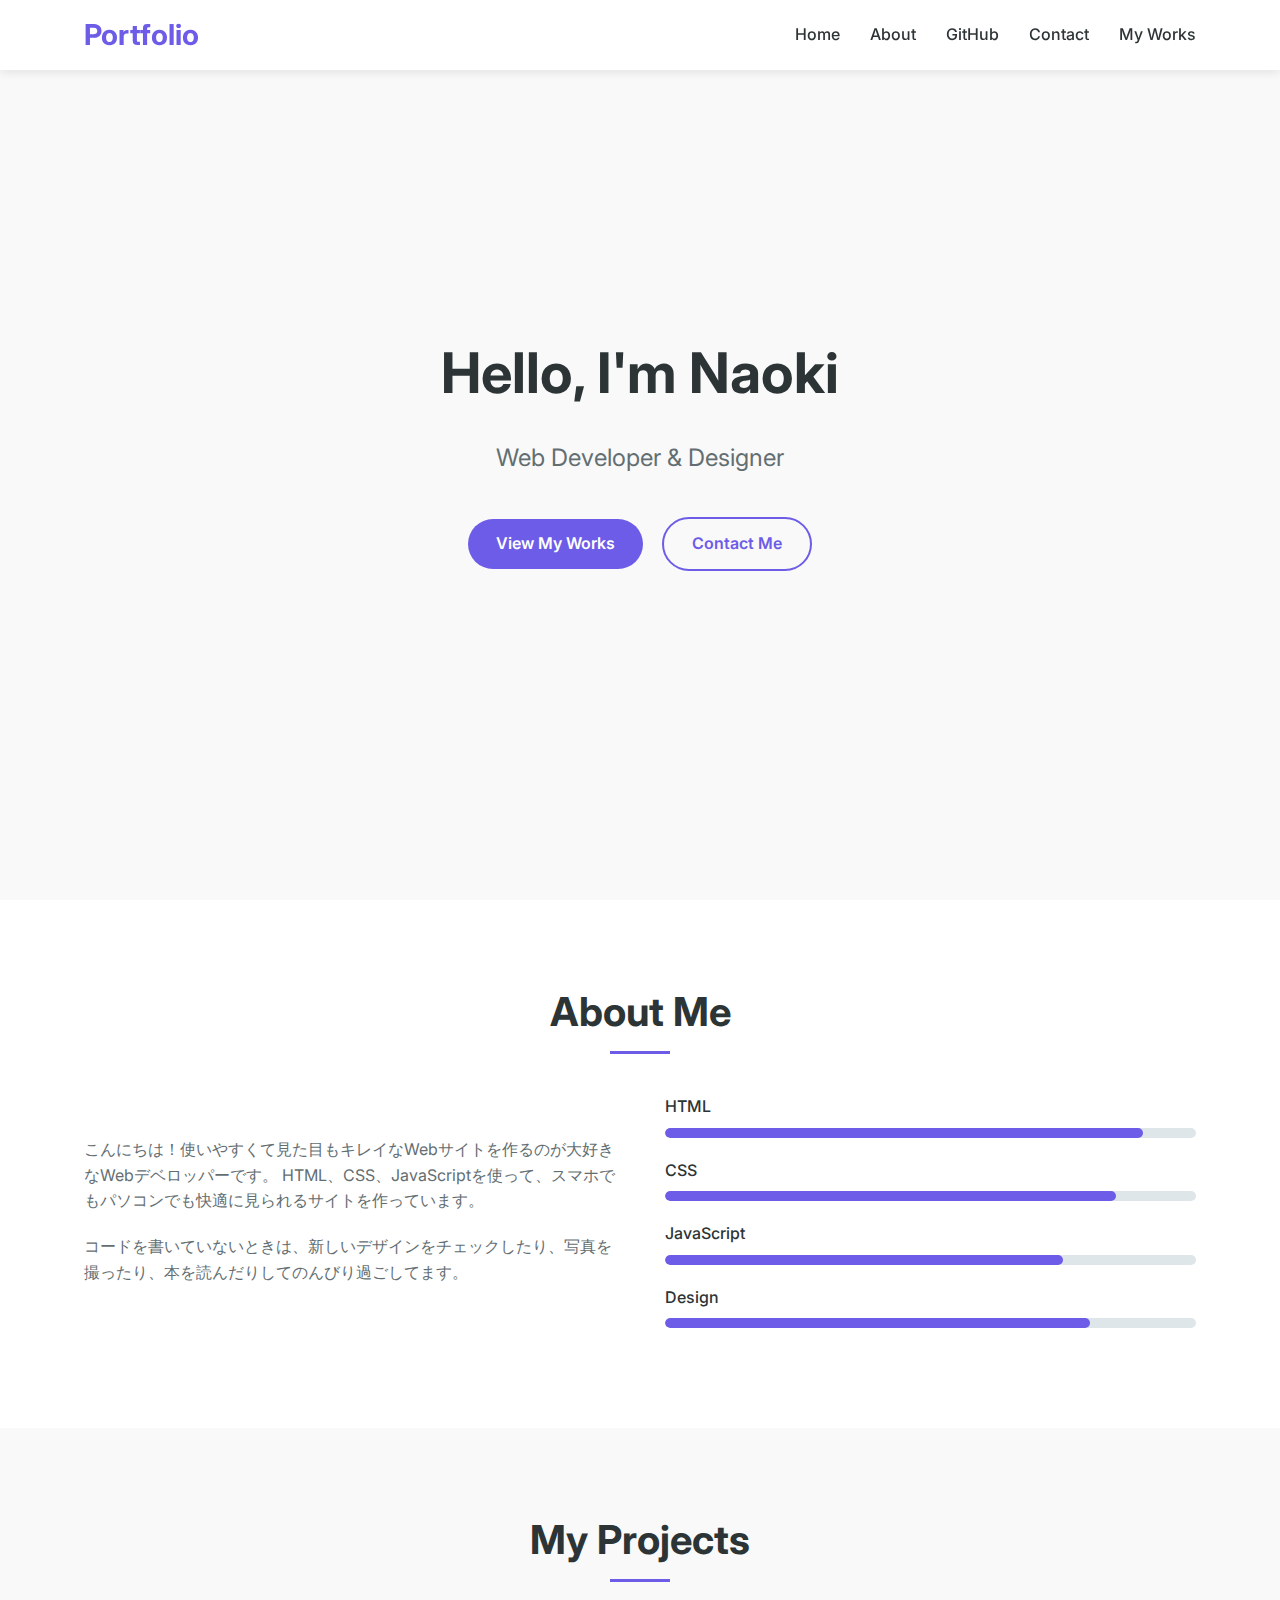
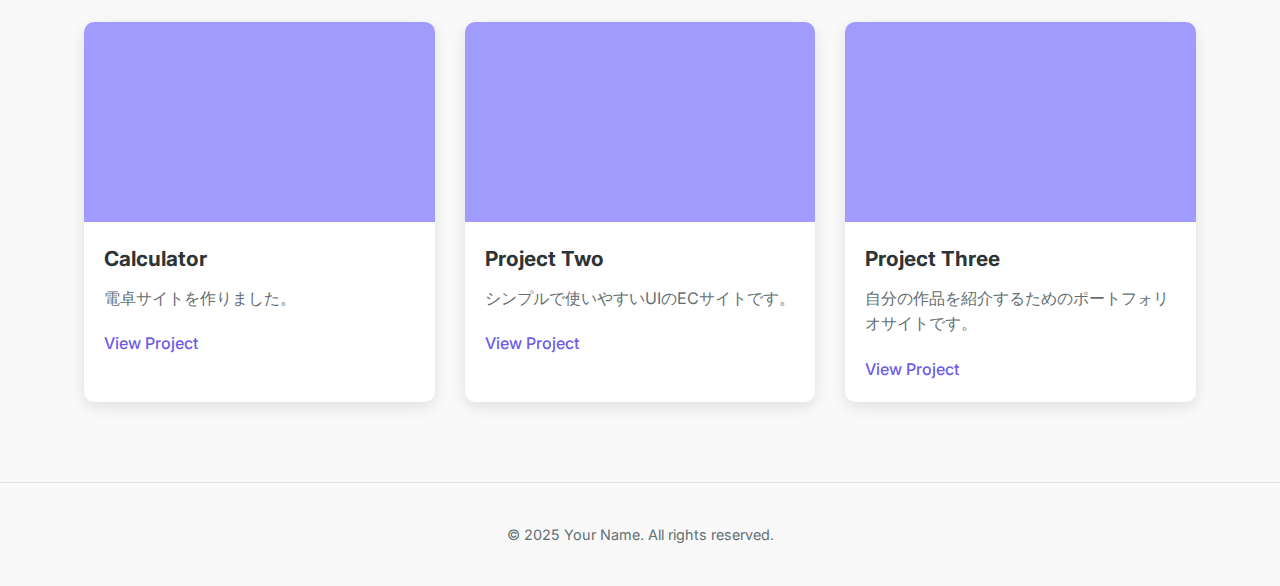
<file: index.html>
<!DOCTYPE html>
<html lang="ja">

    <head>
        <meta charset="UTF-8">
        <meta name="viewport" content="width=device-width, initial-scale=1.0">
        <title>Minimal Portfolio</title>

        <!-- フォントの事前接続（パフォーマンス向上） -->
        <link rel="preconnect" href="https://fonts.googleapis.com">
        <link rel="preconnect" href="https://fonts.gstatic.com" crossorigin>

        <!-- Google Fonts「Inter」の読み込み（ウェイトも指定済み） -->
        <link href="https://fonts.googleapis.com/css2?family=Inter:wght@300;400;500;600;700&display=swap"
            rel="stylesheet">

        <!-- 外部CSSの読み込み -->
        <link rel="stylesheet" href="start-folder/css/style.css">
    </head>

    <body>
        <header>
            <nav class="container">
                <div class="logo">Portfolio</div>
                <ul class="nav-links">
                    <li><a href="#home">Home</a></li>
                    <li><a href="#about">About</a></li>
                    <li><a href="start-folder/github.html">GitHub</a></li>
                    <li><a href="start-folder/contact.html">Contact</a></li>
                    <li><a href="start-folder/work.html">My Works</a></li>
                </ul>
                <div class="hamburger">
                    <span></span>
                    <span></span>
                    <span></span>
                </div>

            </nav>
        </header>
        <section id="home" class="hero">
            <div class="container">
                <h1>Hello, I'm <span class="highlight">Naoki</span></h1>
                <p class="subtitle">Web Developer &amp; Designer</p>
                <div class="cta-buttons">
                    <a href="start-folder/work.html" class="btn primary">View My Works</a>
                    <a href="start-folder/contact.html" class="btn secondary">Contact Me</a>
                </div>
            </div>
        </section>
        <section id="about" class="about">
            <div class="container">
                <h2 class="section-title">About Me</h2>
                <div class="about-content">
                    <div class="about-text">
                        <p>こんにちは！使いやすくて見た目もキレイなWebサイトを作るのが大好きなWebデベロッパーです。
                            HTML、CSS、JavaScriptを使って、スマホでもパソコンでも快適に見られるサイトを作っています。</p>
                        <p>コードを書いていないときは、新しいデザインをチェックしたり、写真を撮ったり、本を読んだりしてのんびり過ごしてます。</p>
                    </div>
                    <div class="skills">
                        <div class="skill-item">
                            <div class="skill-name">HTML</div>
                            <div class="skill-bar">
                                <div class="skill-level" style="width: 90%"></div>
                            </div>
                        </div>
                        <div class="skill-item">
                            <div class="skill-name">CSS</div>
                            <div class="skill-bar">
                                <div class="skill-level" style="width: 85%"></div>
                            </div>
                        </div>
                        <div class="skill-item">
                            <div class="skill-name">JavaScript</div>
                            <div class="skill-bar">
                                <div class="skill-level" style="width: 75%"></div>
                            </div>
                        </div>
                        <div class="skill-item">
                            <div class="skill-name">Design</div>
                            <div class="skill-bar">
                                <div class="skill-level" style="width: 80%"></div>
                            </div>
                        </div>
                    </div>
                </div>
            </div>
        </section>
        <section id="projects" class="projects">
            <div class="container">
                <h2 class="section-title">My Projects</h2>
                <div class="project-grid">
                    <div class="project-card">
                        <div class="project-image"></div>
                        <h3>Calculator</h3>
                        <p>電卓サイトを作りました。</p>
                        <a href="start-folder/calculator.html" class="project-link">View Project</a>
                    </div>
                    <div class="project-card">
                        <div class="project-image"></div>
                        <h3>Project Two</h3>
                        <p>シンプルで使いやすいUIのECサイトです。</p>
                        <a href="#" class="project-link">View Project</a>
                    </div>
                    <div class="project-card">
                        <div class="project-image"></div>
                        <h3>Project Three</h3>
                        <p>自分の作品を紹介するためのポートフォリオサイトです。</p>
                        <a href="#" class="project-link">View Project</a>
                    </div>
                </div>
            </div>
        </section>
        <footer class="footer">
            <div class="container">
                <p>&copy; 2025 Your Name. All rights reserved.</p>
            </div>
        </footer>
        <script src="start-folder/js/index.js"></script>
    </body>

</html>
</file>
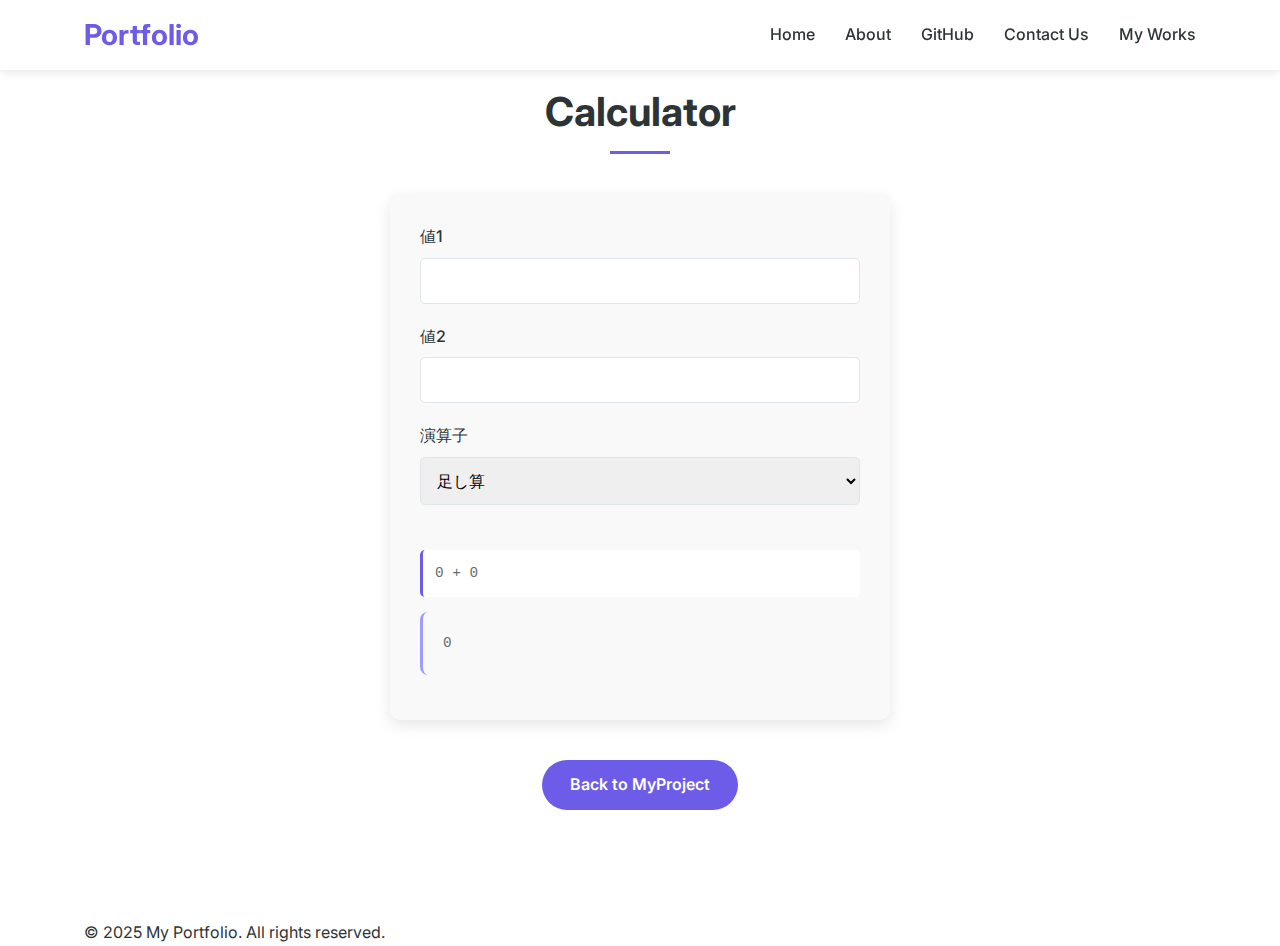
<file: start-folder/calculator.html>
<!DOCTYPE html>
<html lang="ja">

    <head>
        <meta charset="UTF-8" />
        <meta name="viewport" content="width=device-width, initial-scale=1.0" />
        <title>calculator</title>

        <!-- Google Fonts（Inter） -->
        <link rel="preconnect" href="https://fonts.googleapis.com" />
        <link rel="preconnect" href="https://fonts.gstatic.com" crossorigin />
        <link href="https://fonts.googleapis.com/css2?family=Inter:wght@300;400;500;600;700&display=swap"
            rel="stylesheet" />

        <!-- CSSのパス（相対パス注意！） -->
        <link rel="stylesheet" href="css/style.css">
    </head>

    <body>
        <header>
            <nav class="container">
                <div class="logo">Portfolio</div>
                <ul class="nav-links">
                    <li><a href="../index.html">Home</a></li>
                    <li><a href="../index.html#about">About</a></li>
                    <li><a href="github.html">GitHub</a></li>
                    <li><a href="contact.html">Contact Us</a></li>
                    <li><a href="work.html">My Works</a></li>

                </ul>
            </nav>

        </header>
        <section id="calculator" name="calculator">
            <div class="container">
                <h2 class="section-title">Calculator</h2>
                <form id="calcForm" action="#" method="POST">
                    <label for="value1">値1</label>
                    <input type="number" id="value1"><br>

                    <label for="value2">値2</label>
                    <input type="number" id="value2"><br>

                    <label for="choice">演算子</label>
                    <select name="choice" id="choice">
                        <option value="addition">足し算</option>
                        <option value="subtraction">引き算</option>
                        <option value="multiplication">掛け算</option>
                        <option value="division">割り算</option>
                    </select><br><br>

                    <p id="formula">ここに計算式が表示されます</p>
                    <p id="result">ここに結果が表示されます</p>
                </form>
            </div>
            <div class="back-to-buttons">
                <div class="cta-buttons">
                    <a href="../index.html" class="btn primary">Back to MyProject</a>
                </div>
            </div>

        </section>
        <footer>
            <div class="container">
                <p>&copy; 2025 My Portfolio. All rights reserved.</p>
            </div>
        </footer>
        <script src="js/calculator.js"></script>
    </body>

</html>
</file>
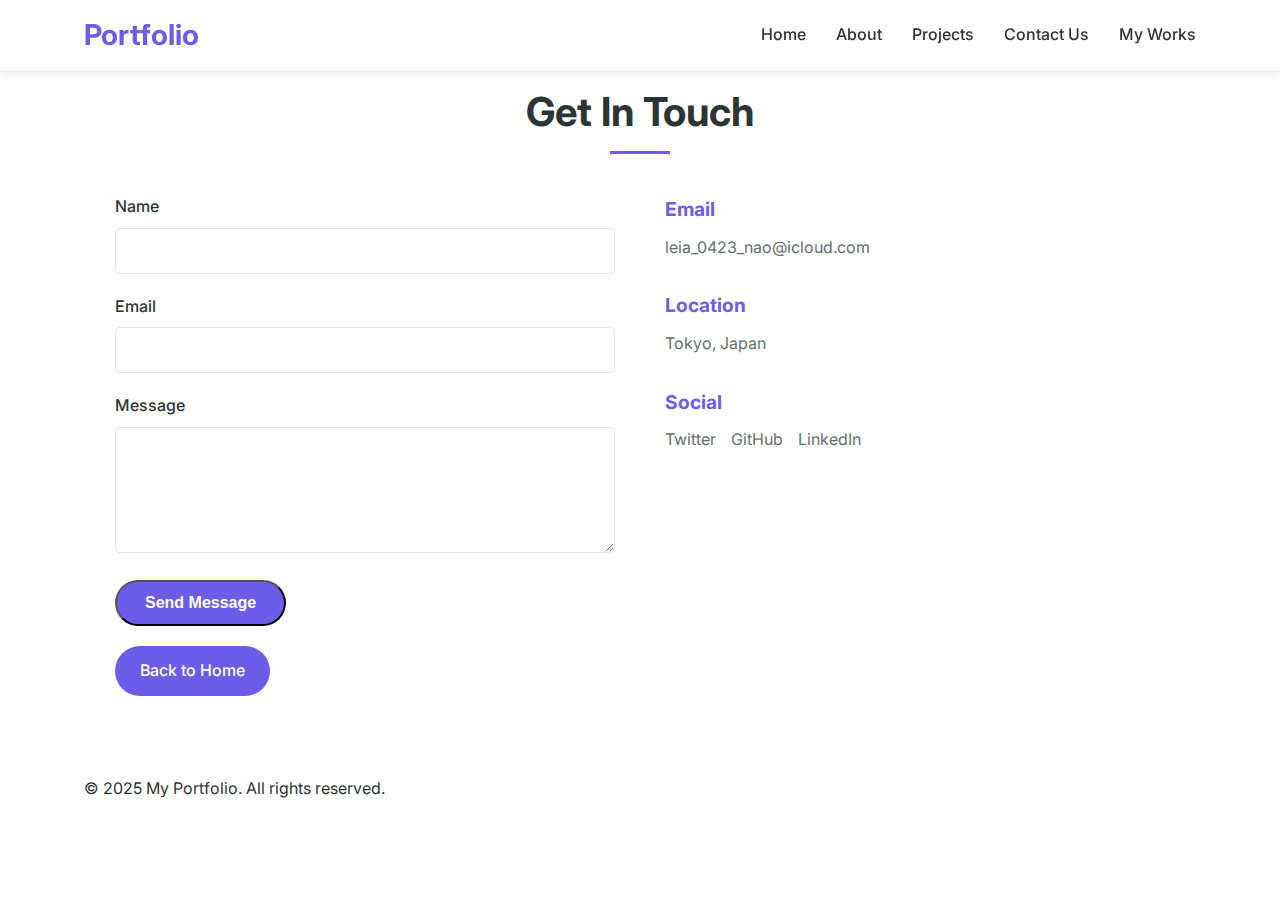
<file: start-folder/contact.html>
<!DOCTYPE html>
<html lang="ja">
<head>
  <meta charset="UTF-8" />
  <meta name="viewport" content="width=device-width, initial-scale=1.0" />
  <title>Contact Us</title>

  <!-- Google Fonts（Inter） -->
  <link rel="preconnect" href="https://fonts.googleapis.com" />
  <link rel="preconnect" href="https://fonts.gstatic.com" crossorigin />
  <link href="https://fonts.googleapis.com/css2?family=Inter:wght@300;400;500;600;700&display=swap" rel="stylesheet" />

  <!-- CSSのパス（相対パス注意！） -->
  <link rel="stylesheet" href="css/style.css">
</head>

<body>

  <header>
    <nav class="container">
      <div class="logo">Portfolio</div>
      <ul class="nav-links">
        <li><a href="../index.html">Home</a></li>
        <li><a href="../index.html#about">About</a></li>
        <li><a href="../index.html#projects">Projects</a></li>
        <li><a href="contact.html">Contact Us</a></li>
        <li><a href="work.html">My Works</a></li>

      </ul>
    </nav>
  </header>

  <!-- 📨 貼り付けるセクションここから ↓ -->
  <section id="contact" class="contact">
    <div class="container">
      <h2 class="section-title">Get In Touch</h2>
      <div class="contact-content">
        <div class="contact-section">
          <form class="contact-form">
            <div class="form-group">
              <label for="name">Name</label>
              <input type="text" id="name" name="name" required />
            </div>
            <div class="form-group">
              <label for="email">Email</label>
              <input type="email" id="email" name="email" required />
            </div>
            <div class="form-group">
              <label for="message">Message</label>
              <textarea id="message" name="message" rows="5" required></textarea>
            </div>
            <button type="submit" class="btn primary">Send Message</button>
            <div class="home-button-container">
              <a href="../index.html" class="home-button">Back to Home</a>
            </div>
          </form>
          <div class="contact-info">
            <div class="info-item">
              <h3>Email</h3>
              <p>leia_0423_nao@icloud.com</p>
            </div>
            <div class="info-item">
              <h3>Location</h3>
              <p>Tokyo, Japan</p>
            </div>
            <div class="info-item">
              <h3>Social</h3>
              <div class="social-links">
                <a href="#" class="social-link">Twitter</a>
                <a href="https://github.com/" class="social-link">GitHub</a>
                <a href="#" class="social-link">LinkedIn</a>
              </div>
            </div>
          </div>  
        </div>
      </div>
    </div>
  </section>
  <!-- ↑ セクションここまで -->

  <footer>
    <div class="container">
      <p>&copy; 2025 My Portfolio. All rights reserved.</p>
    </div>
  </footer>

</body>
</html>
</file>
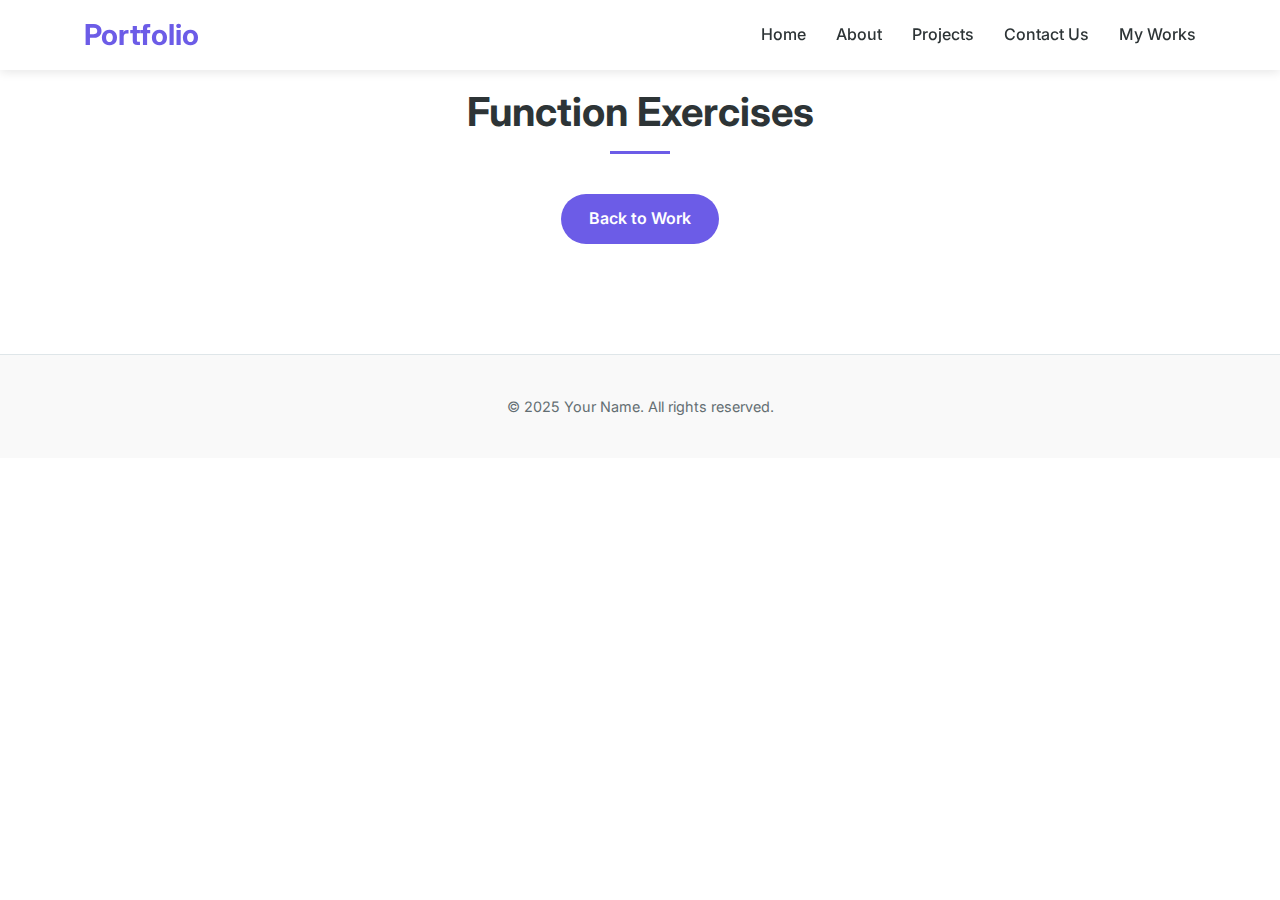
<file: start-folder/JavaScriptWork/1_3.html>
<!DOCTYPE html>
<html lang="ja">
<head>
    <meta charset="UTF-8" />
    <meta name="viewport" content="width=device-width, initial-scale=1.0" />
    <title>関数課題</title>

    <!-- Google Fonts（Inter） -->
    <link rel="preconnect" href="https://fonts.googleapis.com" />
    <link rel="preconnect" href="https://fonts.gstatic.com" crossorigin />
    <link href="https://fonts.googleapis.com/css2?family=Inter:wght@300;400;500;600;700&display=swap" rel="stylesheet" />

    <!-- CSSのパス（相対パス注意！） -->
    <link rel="stylesheet" href="../css/style.css">
</head>
<body>
    <header>
        <nav class="container">
            <div class="logo">Portfolio</div>
            <ul class="nav-links">
                <li><a href="../../index.html">Home</a></li>
                <li><a href="../../index.html#about">About</a></li>
                <li><a href="../../index.html#projects">Projects</a></li>
                <li><a href="../contact.html">Contact Us</a></li>
                <li><a href="../work.html">My Works</a></li>            
            </ul>
            <div class="hamburger">
                <span></span>
                <span></span>
                <span></span>
            </div>
        </nav>
    </header>
    <section id="function-exercises" name="function-exercises">
        <div class="container">
            <h2 class="section-title">Function Exercises</h2>
            <div class="back-to-buttons">
                <div class="cta-buttons">
                    <a href="../work.html" class="btn primary">Back to Work</a>
                </div>    
            </div>    
        </div>
    </section>
    <footer class="footer">
        <div class="container">
            <p>&copy; 2025 Your Name. All rights reserved.</p>
        </div>
    </footer>
    <script src="1_3.js"></script>
</body>
</html>
</file>
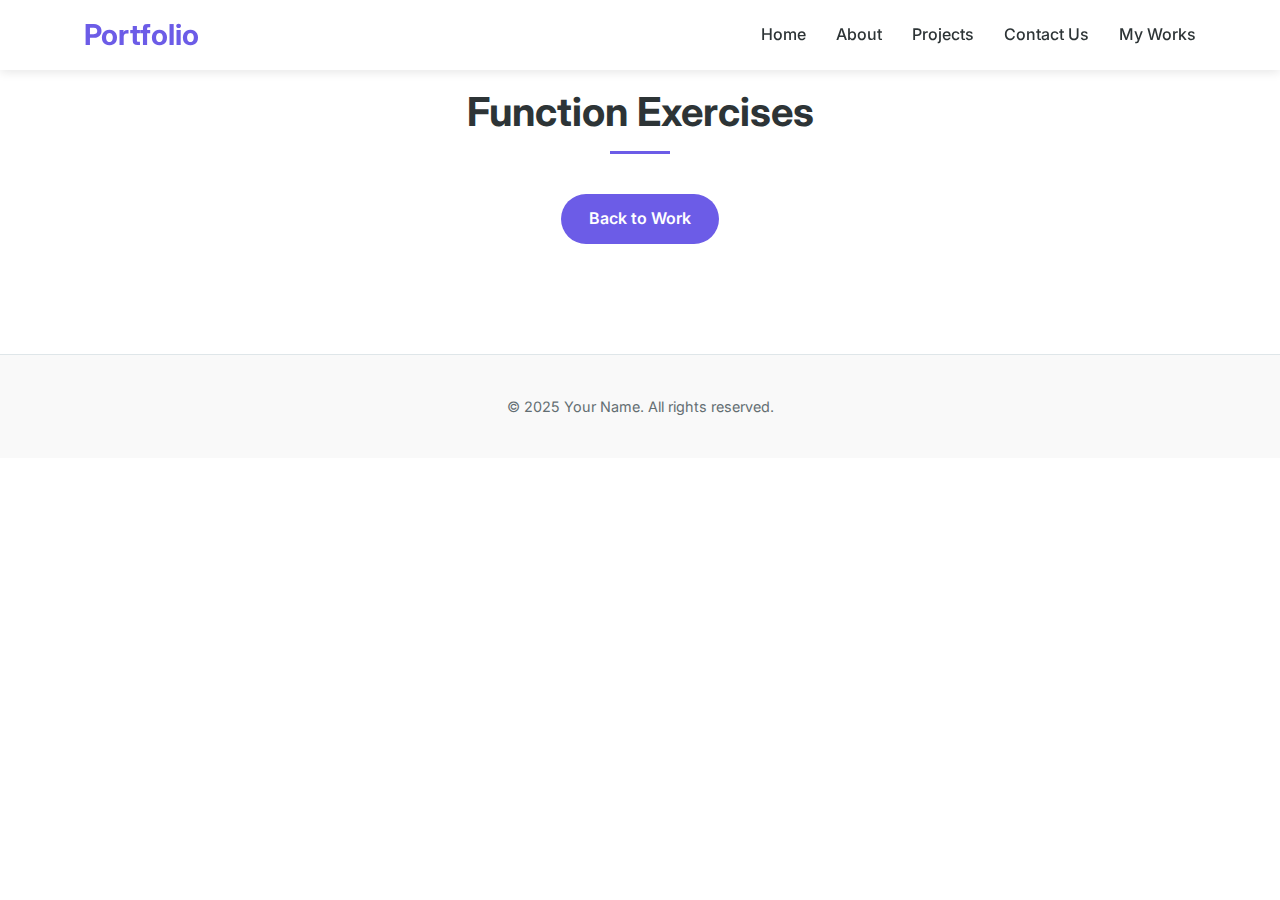
<file: start-folder/JavaScriptWork/1_4.html>
<!DOCTYPE html>
<html lang="ja">
<head>
    <meta charset="UTF-8" />
    <meta name="viewport" content="width=device-width, initial-scale=1.0" />
    <title>関数課題</title>

    <!-- Google Fonts（Inter） -->
    <link rel="preconnect" href="https://fonts.googleapis.com" />
    <link rel="preconnect" href="https://fonts.gstatic.com" crossorigin />
    <link href="https://fonts.googleapis.com/css2?family=Inter:wght@300;400;500;600;700&display=swap" rel="stylesheet" />

    <!-- CSSのパス（相対パス注意！） -->
    <link rel="stylesheet" href="../css/style.css">
</head>
<body>
    <header>
        <nav class="container">
            <div class="logo">Portfolio</div>
            <ul class="nav-links">
                <li><a href="../../index.html">Home</a></li>
                <li><a href="../../index.html#about">About</a></li>
                <li><a href="../../index.html#projects">Projects</a></li>
                <li><a href="../contact.html">Contact Us</a></li>
                <li><a href="../work.html">My Works</a></li>            
            </ul>
            <div class="hamburger">
                <span></span>
                <span></span>
                <span></span>
            </div>
        </nav>
    </header>
    <section id="function-exercises" name="function-exercises">
        <div class="container">
            <h2 class="section-title">Function Exercises</h2>
            <div class="back-to-buttons">
                <div class="cta-buttons">
                    <a href="../work.html" class="btn primary">Back to Work</a>
                </div>    
            </div>    
        </div>
    </section>
    <footer class="footer">
        <div class="container">
            <p>&copy; 2025 Your Name. All rights reserved.</p>
        </div>
    </footer>
    <script src="1_4.js"></script>
</body>
</html>
</file>
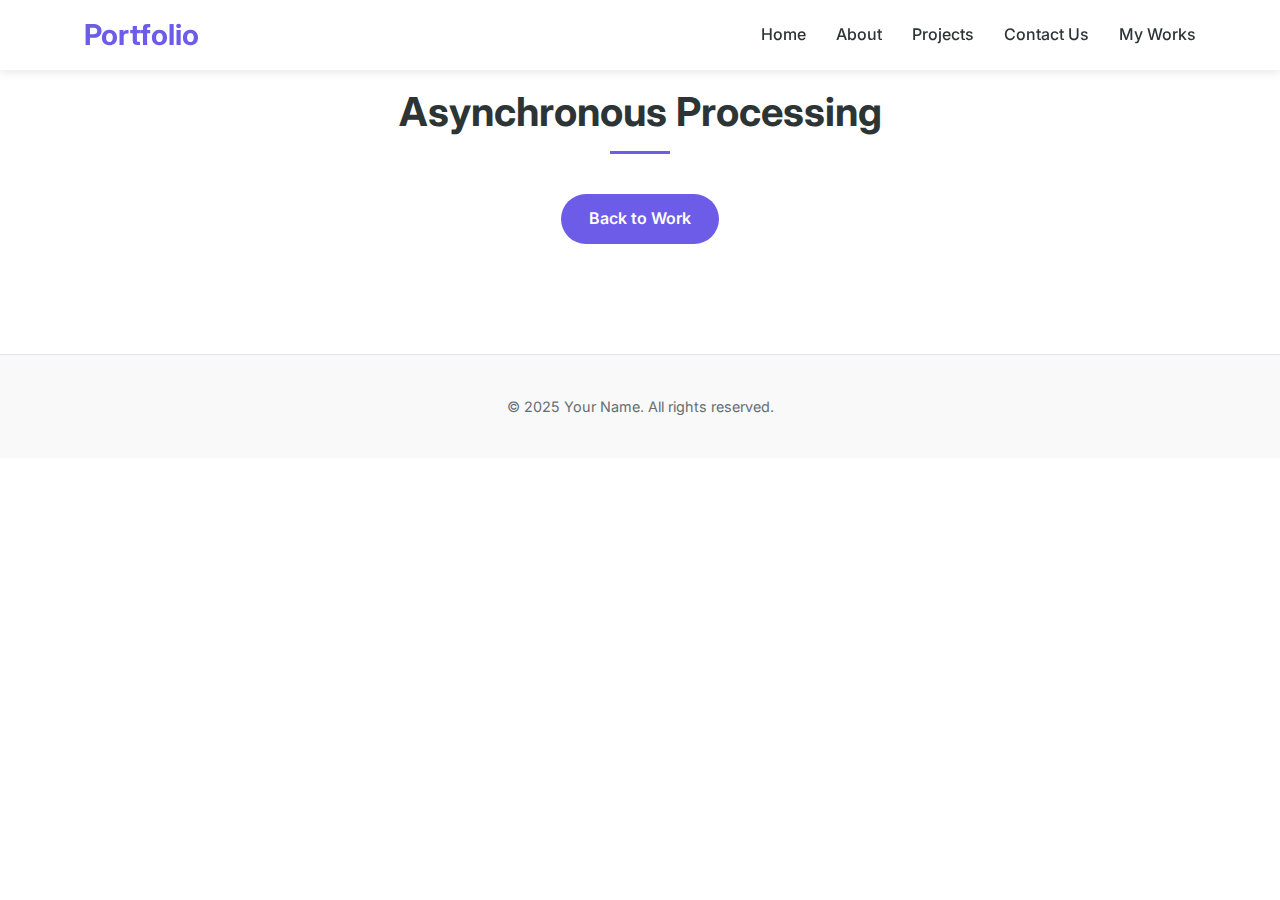
<file: start-folder/JavaScriptWork/1_6.html>
<!DOCTYPE html>
<html lang="ja">
<head>
    <meta charset="UTF-8" />
    <meta name="viewport" content="width=device-width, initial-scale=1.0" />
    <title>非同期処理</title>

    <!-- Google Fonts（Inter） -->
    <link rel="preconnect" href="https://fonts.googleapis.com" />
    <link rel="preconnect" href="https://fonts.gstatic.com" crossorigin />
    <link href="https://fonts.googleapis.com/css2?family=Inter:wght@300;400;500;600;700&display=swap" rel="stylesheet" />

    <!-- CSSのパス（相対パス注意！） -->
    <link rel="stylesheet" href="../css/style.css">
</head>
<body>
    <header>
        <nav class="container">
            <div class="logo">Portfolio</div>
            <ul class="nav-links">
                <li><a href="../../index.html">Home</a></li>
                <li><a href="../../index.html#about">About</a></li>
                <li><a href="../../index.html#projects">Projects</a></li>
                <li><a href="../contact.html">Contact Us</a></li>
                <li><a href="../work.html">My Works</a></li>            
            </ul>
            <div class="hamburger">
                <span></span>
                <span></span>
                <span></span>
            </div>
        </nav>
    </header>
    <section id="function-exercises" name="function-exercises">
        <div class="container">
            <h2 class="section-title">Asynchronous Processing</h2>
            <div class="back-to-buttons">
                <div class="cta-buttons">
                    <a href="../work.html" class="btn primary">Back to Work</a>
                </div>    
            </div>    
        </div>
    </section>
    <footer class="footer">
        <div class="container">
            <p>&copy; 2025 Your Name. All rights reserved.</p>
        </div>
    </footer>
    <script src="1_6.js"></script>
</body>
</html>
</file>
<file: start-folder/css/style.css>
:root {
    --primary-color: #6c5ce7;
    --secondary-color: #a29bfe;
    --text-color: #2d3436;
    --light-text: #636e72;
    --background: #ffffff;
    --light-background: #f9f9f9;
    --border-color: #dfe6e9;
    --transition: all 0.3s ease;
    --shadow: 0 5px 15px rgba(0, 0, 0, 0.1);
    --container-width: 1200px;
}

* {
    margin: 0;
    padding: 0;
    box-sizing: border-box;
}

html {
    scroll-behavior: smooth;
}

body {
    font-family: 'Inter', sans-serif;
    color: var(--text-color);
    line-height: 1.6;
    background-color: var(--background);
}

a {
    text-decoration: none;
    color: inherit;
}

ul {
    list-style: none;
}

.container {
    width: 90%;
    max-width: var(--container-width);
    margin: 0 auto;
    padding: 0 20px;
}

section {
    padding: 80px 0;
}

.section-title {
    font-size: 2.5rem;
    margin-bottom: 50px;
    text-align: center;
    position: relative;
}

.section-title::after {
    content: '';
    position: absolute;
    bottom: -10px;
    left: 50%;
    transform: translateX(-50%);
    width: 60px;
    height: 3px;
    background-color: var(--primary-color);
}

.btn {
    display: inline-block;
    padding: 12px 28px;
    border-radius: 30px;
    font-weight: 600;
    transition: var(--transition);
    cursor: pointer;
    font-size: 1rem;
}

.btn.primary {
    background-color: var(--primary-color);
    color: white;
}

.btn.primary:hover {
    background-color: #5649c0;
    transform: translateY(-3px);
    box-shadow: var(--shadow);
}

.btn.secondary {
    background-color: transparent;
    color: var(--primary-color);
    border: 2px solid var(--primary-color);
    margin-left: 15px;
}

.btn.secondary:hover {
    background-color: var(--primary-color);
    color: white;
    transform: translateY(-3px);
    box-shadow: var(--shadow);
}

header {
    position: fixed;
    top: 0;
    left: 0;
    width: 100%;
    background-color: rgba(255, 255, 255, 0.95);
    box-shadow: 0 2px 10px rgba(0, 0, 0, 0.1);
    z-index: 1000;
}

.container {
    max-width: var(--container-width);
    margin: 0 auto;
    padding: 0 20px;
}

nav {
    display: flex;
    justify-content: space-between;
    align-items: center;
    height: center;
    height: 70px;
}

.logo {
    font-size: 1.8rem;
    font-weight: 700;
    color: var(--primary-color);
}

.nav-links {
    display: flex;
    list-style: none;
}

.nav-links li {
    margin-left: 30px;
}

.nav-links a {
    font-weight: 500;
    color: var(--text-color);
    text-decoration: none;
    transition: var(--transition);
}


.nav-links a:hover {
    color: var(--primary-color);
}

.hamburger {
    display: none;
    flex-direction: column;
    cursor: pointer;
}

.hamburger span {
    width: 25px;
    height: 3px;
    background-color: var(--text-color);
    transition: var(--transition);
}

.hero {
    height: 100vh;
    display: flex;
    align-items: center;
    background-color: var(--light-background);
    text-align: center;
}

.hero h1 {
    font-size: 3.5rem;
    margin-bottom: 20px;
}

.higthlight {
    color: var(--primary-color);
}

.subtitle {
    font-size: 1.5rem;
    color: var(--light-text);
    margin-bottom: 40px;
}

.about-content {
    display: flex;
    justify-content: space-between;
    align-items: center;
    gap: 50px;
}


.about-text {
    flex: 1;
}

.about-text p {
    margin-bottom: 20px;
    color: var(--light-text);
}

.skills {
    flex: 1;
}

.skill-item {
    margin-bottom: 20px;
}

.skill-name {
    margin-bottom: 8px;
    font-weight: 500;
}

.skill-bar {
    height: 10px;
    background-color: var(--border-color);
    border-radius: 5px;
    overflow: hidden;
}

.skill-level {
    height: 100%;
    background-color: var(--primary-color);
    border-radius: 5px;
}

.projects {
    background-color: var(--light-background);
}

.project-grid {
    display: grid;
    grid-template-columns: repeat(auto-fill, minmax(300px, 1fr));
    gap: 30px;
}

.project-card {
    background-color: var(--background);
    border-radius: 10px;
    overflow: hidden;
    box-shadow: var(--shadow);
    transition: var(--transition);
}

.project-card:hover {
    transform: translateY(-10px);
    box-shadow: 0 15px 30px rgba(0, 0, 0, 0.15);
}

.project-image {
    height: 200px;
    background-color: var(--secondary-color);
}

.project-card h3 {
    padding: 20px 20px 10px;
    font-size: 1.3rem;
}

.project-card p {
    padding: 0 20px;
    color: var(--light-text);
    margin-bottom: 20px;
}

.project-link {
    display: inline-block;
    margin: 0 20px 20px;
    color: var(--primary-color);
    font-weight: 500;
    transition: var(--transition);
}

.project-link:hover {
    color: #5649c0;
}

.contact-content {
    display: flex;
    justify-content: space-between;
    gap: 50px;
}

.contact-content {
    display: flex;
    justify-content: center;
}

.contact-section {
    display: flex;
    justify-content: space-between;
    align-items: flex-start;
    /* ← これで上に揃える */
    flex-wrap: wrap;
    gap: 50px;
}

.contact-form,
.contact-info {
    flex: 1;
    min-width: 500px;
}


.form-group {
    margin-bottom: 20px;
}

.form-group label {
    display: block;
    margin-bottom: 8px;
    font-weight: 500;
}

.form-group input,
.form-group textarea {
    width: 100%;
    padding: 12px;
    border: 1px solid var(--border-color);
    border-radius: 5px;
    font-family: inherit;
    font-size: 1rem;
    transition: var(--transition);
}

.form-group input:focus,
.form-group textarea:focus {
    outline: none;
    border-color: var(--primary-color);
}

.contact-info {
    flex: 1;
    display: flex;
    flex-direction: column;
    justify-content: center;
}

.info-item {
    margin-bottom: 30px;
}

.info-item h3 {
    font-size: 1.2rem;
    margin-bottom: 10px;
    color: var(--primary-color);
}

.info-item p {
    color: var(--light-text);
}

.social-links {
    display: flex;
    gap: 15px;
}

.social-link {
    color: var(--light-text);
    transition: var(--transition);
}

.social-link:hover {
    color: var(--primary-color);
}

.work-list {
    text-align: center;
    max-width: 600px;
    margin: 0 auto;
}

.work-item {
    padding: 15px 0;
    border-bottom: 1px solid var(--border-color);
    transition: var(--transition);
}

.work-item:hover {
    transform: translateX(10px);
}

.work-item a {
    display: block;
    font-weight: 500;
    color: var(--text-color);
}

.work-item a:hover {
    color: var(--primary-color);
}

.back-to-buttons {
    text-align: center;
    justify-content: center;
    margin-top: 20px;
    margin: 30px 0;
}

.home-button-container {
    margin-top: 20px;
    display: flex;
}

.home-button {
    background-color: #6c5ce7;
    color: white;
    padding: 12px 25px;
    border-radius: 50px;
    text-decoration: none;
    font-weight: 500;
    transition: all 0.3s ease;
    display: inline-block;
}

.home-button:hover {
    background-color: #5649c0;
    transform: translateY(-3px);
    box-shadow: 0 5px 15px rgba(108, 92, 231, 0.3);
}

#calcForm {
    max-width: 500px;
    margin: 0 auto 40px;
    padding: 30px;
    background-color: var(--light-background);
    border-radius: 10px;
    box-shadow: var(--shadow);
}

#calcForm label {
    display: block;
    margin-bottom: 8px;
    font-weight: 500;
}

#calcForm input,
#calcForm select {
    width: 100%;
    padding: 12px;
    margin-bottom: 20px;
    border: 1px solid var(--border-color);
    border-radius: 5px;
    font-family: inherit;
    font-size: 1rem;
    transition: var(--transition);
}

#calcForm input:focus,
#calcForm select:focus {
    outline: none;
    border-color: var(--primary-color);
    box-shadow: 0 0 0 2px rgba(108, 92, 231, 0.2);
}

#formula,
#result {
    padding: 12px;
    margin-bottom: 15px;
    background-color: white;
    border-radius: 5px;
    border-left: 3px solid var(--primary-color);
    font-family: monospace;
    font-size: 0.9rem;
    /* 文字サイズを小さく */
    font-weight: 400;
    /* 標準の太さに */
    color: var(--light-text);
    /* 少し薄い色に */
}

#result {
    font-weight: 500;
    /* 結果は少し太く（でも元より細く） */
    border-left-color: var(--secondary-color);
}

/* GitHub検索セクションのスタイル */
#github {
    padding: 120px 0 80px;
    min-height: calc(100vh - 70px);
    background-color: var(--light-background);
}

#github .section-title {
    font-size: 2.5rem;
    text-align: center;
    margin-bottom: 50px;
    position: relative;
    color: var(--text-color);
}

#github .section-title::after {
    content: '';
    position: absolute;
    bottom: -10px;
    left: 50%;
    transform: translateX(-50%);
    width: 60px;
    height: 3px;
    background-color: var(--primary-color);
}

/* GitHub検索コンテナ */
.github-search-container {
    max-width: 600px;
    margin: 0 auto 40px;
    padding: 30px;
    background-color: white;
    border-radius: 10px;
    box-shadow: var(--shadow);
}

/* 検索フォームスタイル */
.search-form {
    display: flex;
    margin-bottom: 20px;
    border-radius: 8px;
    overflow: hidden;
    box-shadow: 0 2px 8px rgba(0, 0, 0, 0.1);
}

#username {
    flex: 1;
    padding: 15px;
    border: 1px solid var(--border-color);
    border-right: none;
    border-radius: 8px 0 0 8px;
    font-size: 1rem;
    transition: var(--transition);
}

#username:focus {
    outline: none;
    border-color: var(--primary-color);
}

#githubbtn {
    background-color: var(--primary-color);
    color: white;
    border: none;
    padding: 0 25px;
    font-weight: 500;
    cursor: pointer;
    transition: var(--transition);
    border-radius: 0 8px 8px 0;
}

#githubbtn:hover {
    background-color: #5649c0;
}

/* 結果表示エリアのスタイル */
#result {
    background-color: var(--light-background);
    border-radius: 8px;
    padding: 20px;
    min-height: 50px;
    transition: var(--transition);
}

#result:empty {
    padding: 0;
    min-height: 0;
}

/* GitHub プロフィールカードのスタイル */
.github-profile {
    display: flex;
    align-items: flex-start;
    gap: 20px;
}

.github-avatar {
    width: 80px;
    height: 80px;
    border-radius: 50%;
    object-fit: cover;
    border: 3px solid var(--primary-color);
}

.github-info {
    flex: 1;
}

.github-name {
    font-size: 1.3rem;
    font-weight: 600;
    margin-bottom: 5px;
    color: var(--text-color);
}

.github-username {
    color: var(--light-text);
    margin-bottom: 10px;
    font-size: 0.9rem;
}

.github-bio {
    margin-bottom: 15px;
    line-height: 1.5;
    font-size: 0.95rem;
}

.github-stats {
    display: flex;
    gap: 15px;
    margin-bottom: 15px;
    font-size: 0.9rem;
}

.github-stat {
    display: flex;
    align-items: center;
    gap: 5px;
}

.github-stat-count {
    font-weight: 600;
    color: var(--primary-color);
}

.github-links {
    display: flex;
    gap: 10px;
}

.github-link {
    padding: 5px 10px;
    background-color: var(--light-background);
    border-radius: 5px;
    font-size: 0.85rem;
    transition: var(--transition);
}

.github-link:hover {
    background-color: var(--primary-color);
    color: white;
}

/* エラーメッセージのスタイル */
.error-message {
    color: #e74c3c;
    padding: 10px;
    background-color: rgba(231, 76, 60, 0.1);
    border-radius: 5px;
    margin-top: 10px;
    font-size: 0.9rem;
}

/* ローディングインジケーターのスタイル */
.loading {
    text-align: center;
    padding: 20px;
}

.loading::after {
    content: '';
    display: inline-block;
    width: 25px;
    height: 25px;
    border: 3px solid rgba(108, 92, 231, 0.3);
    border-radius: 50%;
    border-top-color: var(--primary-color);
    animation: spin 1s ease-in-out infinite;
}

@keyframes spin {
    to {
        transform: rotate(360deg);
    }
}

/* レスポンシブデザイン */
@media (max-width: 768px) {
    .github-search-container {
        padding: 20px;
    }

    .search-form {
        flex-direction: column;
        box-shadow: none;
    }

    #username {
        border-radius: 8px;
        border-right: 1px solid var(--border-color);
        margin-bottom: 10px;
        box-shadow: 0 2px 8px rgba(0, 0, 0, 0.1);
    }

    #githubbtn {
        border-radius: 8px;
        padding: 12px;
        box-shadow: 0 2px 8px rgba(0, 0, 0, 0.1);
    }

    .github-profile {
        flex-direction: column;
        align-items: center;
        text-align: center;
    }

    .github-stats {
        justify-content: center;
    }

    .github-links {
        justify-content: center;
    }
}

.footer {
    background-color: var(--light-background);
    padding: 40px 0;
    text-align: center;
    color: var(--light-text);
    font-size: 0.9rem;
    border-top: 1px solid var(--border-color);
}
</file>
